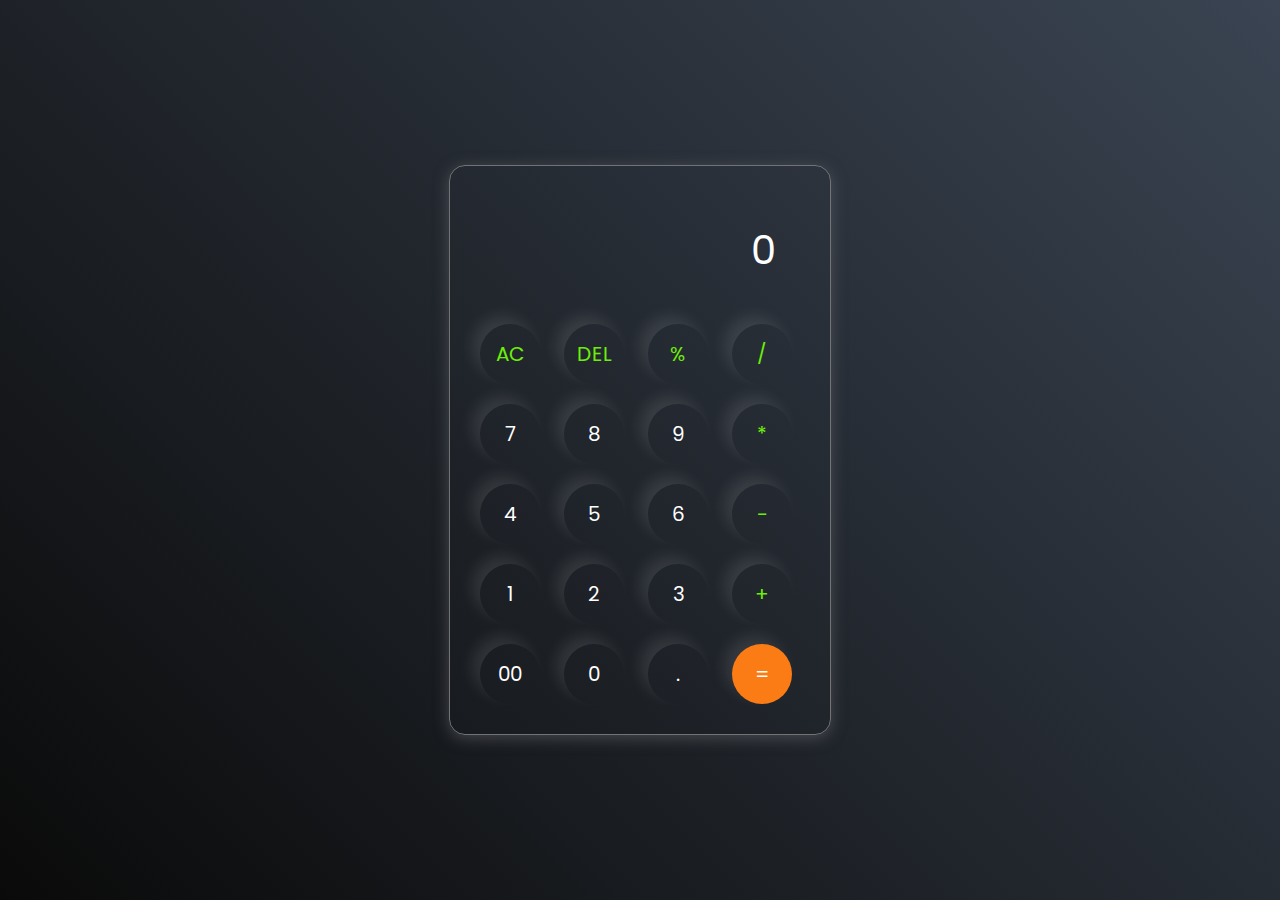
<file: Task3_Calculator/index.html>
<!DOCTYPE html>
<html lang="en">

<head>
    <meta charset="UTF-8">
    <meta name="viewport" content="width=device-width, initial-scale=1.0">
    <title>Calculator</title>
    <link rel="stylesheet" href="style.css">
</head>

<body>
    <div class="calculator">
        <input type="text" placeholder="0" id="input-box">
        <div>
            <button class="operator">AC</button>
            <button class="operator">DEL</button>
            <button class="operator">%</button>
            <button class="operator">/</button>
        </div>
        <div>
            <button>7</button>
            <button>8</button>
            <button>9</button>
            <button class="operator">*</button>
        </div>
        <div>
            <button>4</button>
            <button>5</button>
            <button>6</button>
            <button class="operator">-</button>
        </div>
        <div>
            <button>1</button>
            <button>2</button>
            <button>3</button>
            <button class="operator">+</button>
        </div> 
        <div>
            <button>00</button>
            <button>0</button>
            <button>.</button>
            <button class="equal-btn">=</button>
        </div>
    </div>

    <script src="script.js"></script>
</body>

</html>
</file>
<file: Task3_Calculator/style.css>
@import url('https://fonts.googleapis.com/css2?family=Poppins:wght@500&display=swap');

* {
    margin: 0;
    padding: 0;
    box-sizing: border-box;
    font-family: 'Poppins', sans-serif;
}

body {
    width: 100%;
    height: 100vh;
    display: flex;
    justify-content: center;
    align-items: center;
    background: linear-gradient(45deg, #0a0a0a ,#3a4452);
}

.calculator {
    border: 1px solid #717377;
    padding: 20px;
    border-radius: 16px;
    background: transparent;
    box-shadow: 0px 3px 15px rgba(113, 115, 119, 0.5);
}

input{
    width: 320px;
    border: none;
    padding: 24px;
    margin: 10px;
    background: transparent;
    box-shadow: 0px 3px 15px rgbs(84, 84, 84, 0.1);
    font-size: 40px;
    text-align: right;
    cursor: pointer;
    color: #ffffff;
}

input::placeholder {
    color: #ffffff;
}

button {
    width: 60px;
    height: 60px;
    border: none;
    margin: 10px;
    border-radius: 50%;
    background: transparent;
    color: #ffffff;
    font-size: 20px;
    box-shadow: -8px -8px 15px rgba(255, 255, 255, 0.1);
    cursor: pointer;
}

.equal-btn {
    background-color: #fb7c14;
}

.operator {
    color: #6dee0a;
}
</file>
